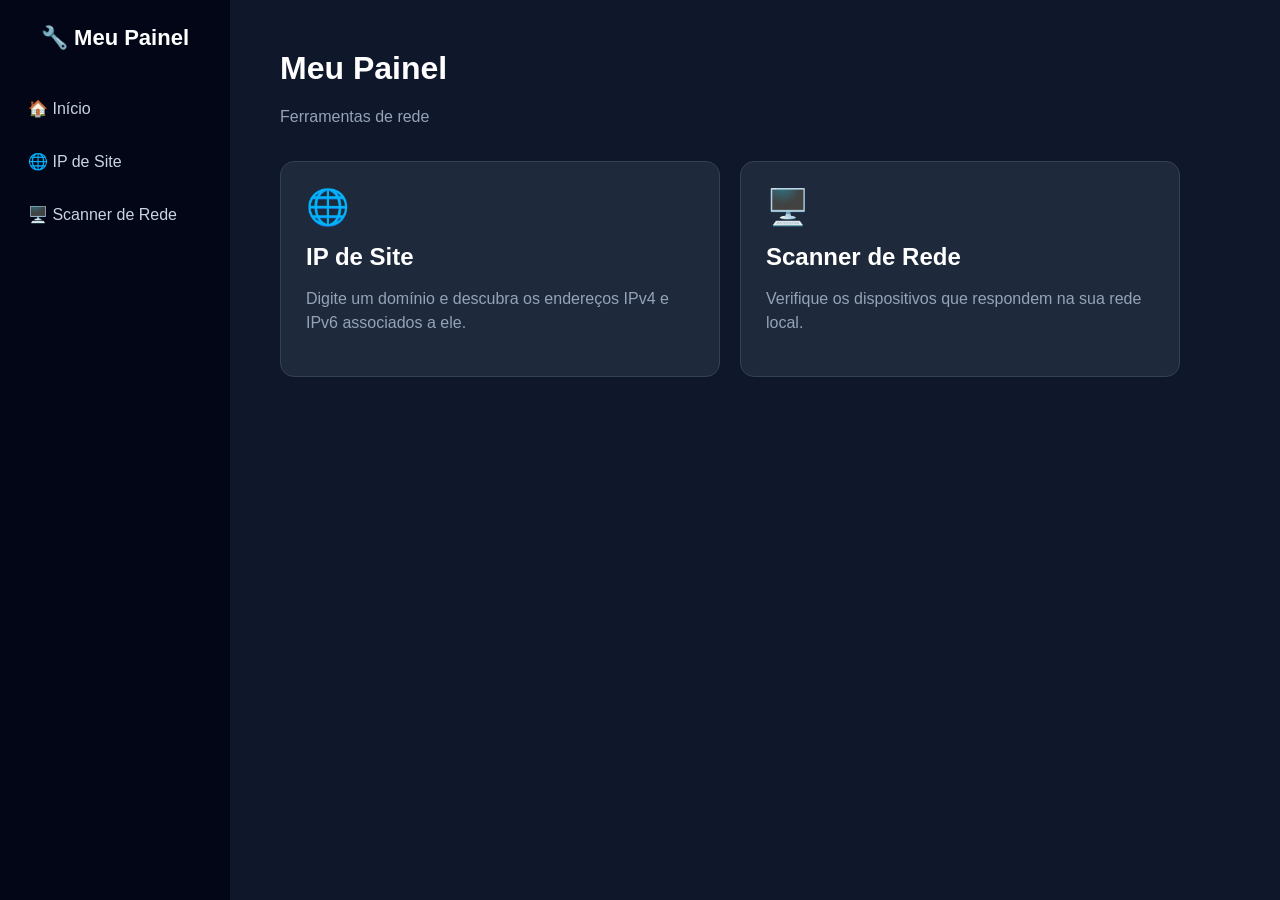
<file: Base/public/index.html>
<!DOCTYPE html>
<html lang="pt-BR">

<head>

<meta charset="UTF-8">

<meta
    name="viewport"
    content="width=device-width, initial-scale=1.0"
>

<title>Meu Painel</title>

<style>

* {
    box-sizing: border-box;
}

body {

    margin: 0;

    font-family: Arial, sans-serif;

    background: #0f172a;

    color: white;

    display: flex;

    min-height: 100vh;
}


/* MENU */

.sidebar {

    width: 230px;

    background: #020617;

    padding: 25px 15px;

    flex-shrink: 0;
}

.logo {

    font-size: 22px;

    font-weight: bold;

    margin-bottom: 35px;

    text-align: center;
}

.menu {

    display: flex;

    flex-direction: column;

    gap: 8px;
}

.menu a {

    text-decoration: none;

    color: #cbd5e1;

    padding: 13px;

    border-radius: 8px;

    transition: 0.2s;
}

.menu a:hover {

    background: #1e293b;

    color: white;
}


/* CONTEÚDO */

.content {

    flex: 1;

    padding: 50px;

    max-width: 1000px;
}

h1 {

    margin-top: 0;

    font-size: 32px;
}

.subtitle {

    color: #94a3b8;

    margin-bottom: 35px;
}


/* CARDS */

.cards {

    display: grid;

    grid-template-columns:
        repeat(auto-fit, minmax(220px, 1fr));

    gap: 20px;
}

.card {

    background: #1e293b;

    padding: 25px;

    border-radius: 14px;

    text-decoration: none;

    color: white;

    border: 1px solid #334155;

    transition: 0.2s;
}

.card:hover {

    transform: translateY(-3px);

    border-color: #3b82f6;
}

.icon {

    font-size: 35px;

    margin-bottom: 15px;
}

.card h2 {

    margin: 0 0 10px;
}

.card p {

    color: #94a3b8;

    line-height: 1.5;
}


/* MOBILE */

@media (max-width: 700px) {

    body {
        flex-direction: column;
    }

    .sidebar {

        width: 100%;

        padding: 15px;
    }

    .logo {

        margin-bottom: 15px;
    }

    .menu {

        flex-direction: row;

        justify-content: center;
    }

    .content {

        padding: 30px 20px;
    }

}

</style>

</head>


<body>


<aside class="sidebar">

    <div class="logo">
        🔧 Meu Painel
    </div>

    <nav class="menu">

        <a href="index.html">
            🏠 Início
        </a>

        <a href="ip.html">
            🌐 IP de Site
        </a>

        <a href="rede.html">
            🖥️ Scanner de Rede
        </a>

    </nav>

</aside>


<main class="content">

    <h1>Meu Painel</h1>

    <div class="subtitle">
        Ferramentas de rede
    </div>


    <div class="cards">


        <a class="card" href="ip.html">

            <div class="icon">
                🌐
            </div>

            <h2>IP de Site</h2>

            <p>
                Digite um domínio e descubra
                os endereços IPv4 e IPv6
                associados a ele.
            </p>

        </a>


        <a class="card" href="rede.html">

            <div class="icon">
                🖥️
            </div>

            <h2>Scanner de Rede</h2>

            <p>
                Verifique os dispositivos
                que respondem na sua rede
                local.
            </p>

        </a>


    </div>

</main>


</body>

</html>
</file>
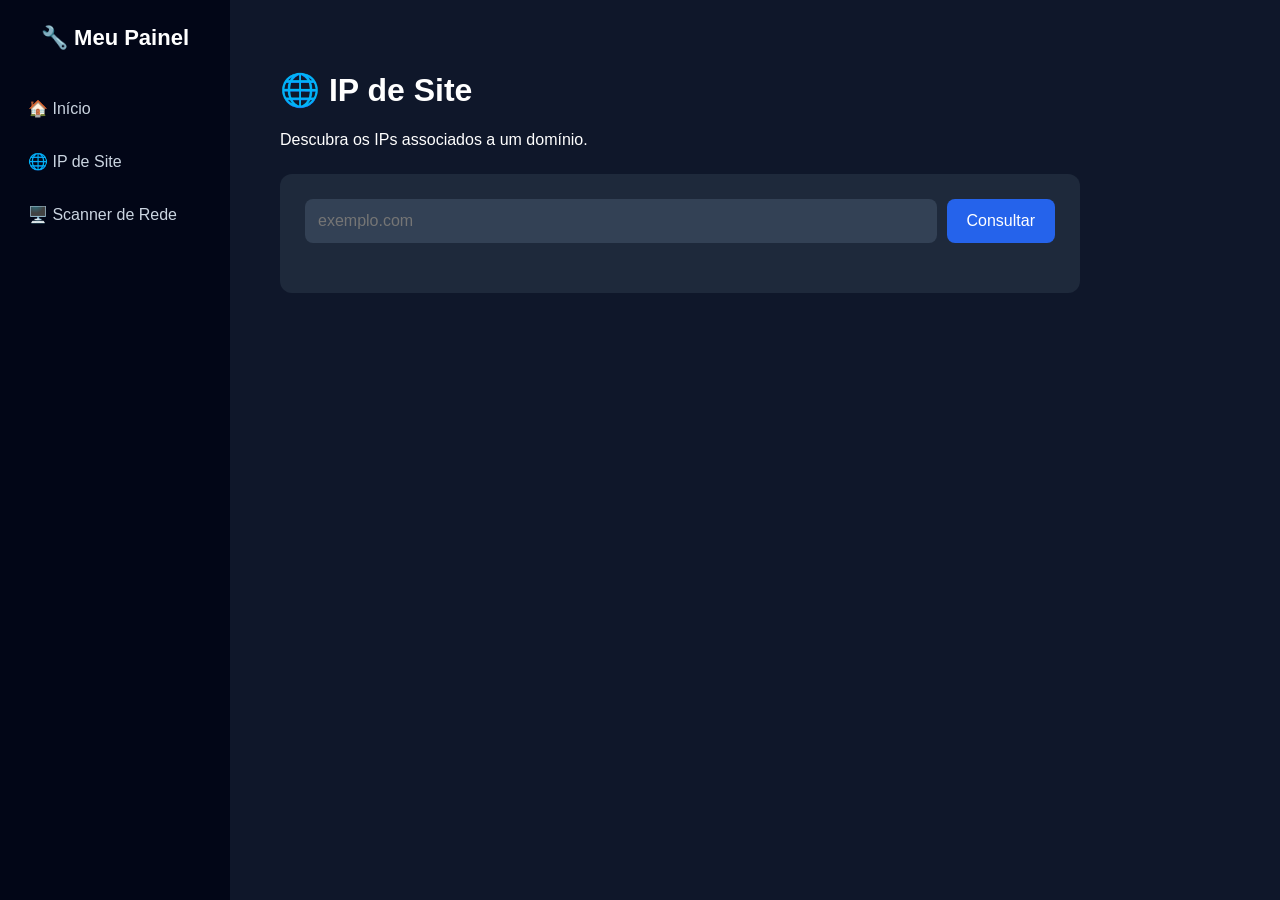
<file: Base/public/ip.html>
<!DOCTYPE html>
<html lang="pt-BR">

<head>

<meta charset="UTF-8">

<meta
    name="viewport"
    content="width=device-width, initial-scale=1.0"
>

<title>IP de Site</title>

<style>

* {
    box-sizing: border-box;
}

body {

    margin: 0;

    font-family: Arial, sans-serif;

    background: #0f172a;

    color: white;

    display: flex;

    min-height: 100vh;
}

.sidebar {

    width: 230px;

    background: #020617;

    padding: 25px 15px;
}

.logo {

    font-size: 22px;

    font-weight: bold;

    text-align: center;

    margin-bottom: 35px;
}

.menu {

    display: flex;

    flex-direction: column;

    gap: 8px;
}

.menu a {

    color: #cbd5e1;

    text-decoration: none;

    padding: 13px;

    border-radius: 8px;
}

.menu a:hover {

    background: #1e293b;

    color: white;
}

.content {

    flex: 1;

    padding: 50px;

    max-width: 900px;
}

.box {

    background: #1e293b;

    padding: 25px;

    border-radius: 12px;

    margin-top: 25px;
}

.form {

    display: flex;

    gap: 10px;
}

input {

    flex: 1;

    padding: 13px;

    border: 0;

    border-radius: 8px;

    background: #334155;

    color: white;

    font-size: 16px;

    outline: none;
}

button {

    padding: 13px 20px;

    border: 0;

    border-radius: 8px;

    background: #2563eb;

    color: white;

    cursor: pointer;

    font-size: 16px;
}

button:hover {

    background: #1d4ed8;
}

#result {

    margin-top: 25px;
}

.ip {

    font-family: monospace;

    background: #0f172a;

    padding: 10px;

    margin-top: 8px;

    border-radius: 6px;

    color: #60a5fa;
}

.title {

    color: #94a3b8;

    margin-top: 20px;
}

.error {

    color: #f87171;
}

@media (max-width: 700px) {

    body {
        flex-direction: column;
    }

    .sidebar {
        width: 100%;
    }

    .menu {
        flex-direction: row;
        justify-content: center;
    }

    .content {
        padding: 30px 20px;
    }

    .form {
        flex-direction: column;
    }

}

</style>

</head>


<body>


<aside class="sidebar">

<div class="logo">
    🔧 Meu Painel
</div>

<nav class="menu">

<a href="index.html">🏠 Início</a>

<a href="ip.html">🌐 IP de Site</a>

<a href="rede.html">🖥️ Scanner de Rede</a>

</nav>

</aside>


<main class="content">

<h1>🌐 IP de Site</h1>

<p>
Descubra os IPs associados a um domínio.
</p>


<div class="box">

<div class="form">

<input
    id="url"
    placeholder="exemplo.com"
>

<button onclick="lookup()">
    Consultar
</button>

</div>


<div id="result">
</div>

</div>

</main>


<script>

async function lookup() {

    const input =
        document.getElementById("url").value.trim();

    const result =
        document.getElementById("result");


    if (!input) {

        result.innerHTML =
            '<div class="error">Digite um domínio.</div>';

        return;
    }


    result.innerHTML =
        "Consultando...";


    try {

        const response =
            await fetch(
                "/api/lookup?url=" +
                encodeURIComponent(input)
            );


        const data =
            await response.json();


        if (!response.ok) {

            throw new Error(data.error);

        }


        let html = `
            <div>
                <strong>Domínio:</strong>
                ${data.hostname}
            </div>
        `;


        html += `
            <div class="title">
                IPv4
            </div>
        `;


        if (data.ipv4.length) {

            data.ipv4.forEach(ip => {

                html += `
                    <div class="ip">
                        ${ip}
                    </div>
                `;

            });

        } else {

            html += "Nenhum IPv4 encontrado.";

        }


        html += `
            <div class="title">
                IPv6
            </div>
        `;


        if (data.ipv6.length) {

            data.ipv6.forEach(ip => {

                html += `
                    <div class="ip">
                        ${ip}
                    </div>
                `;

            });

        } else {

            html += "Nenhum IPv6 encontrado.";

        }


        result.innerHTML = html;


    } catch (error) {

        result.innerHTML =
            `<div class="error">
                ${error.message}
            </div>`;

    }

}

</script>


</body>

</html>
</file>
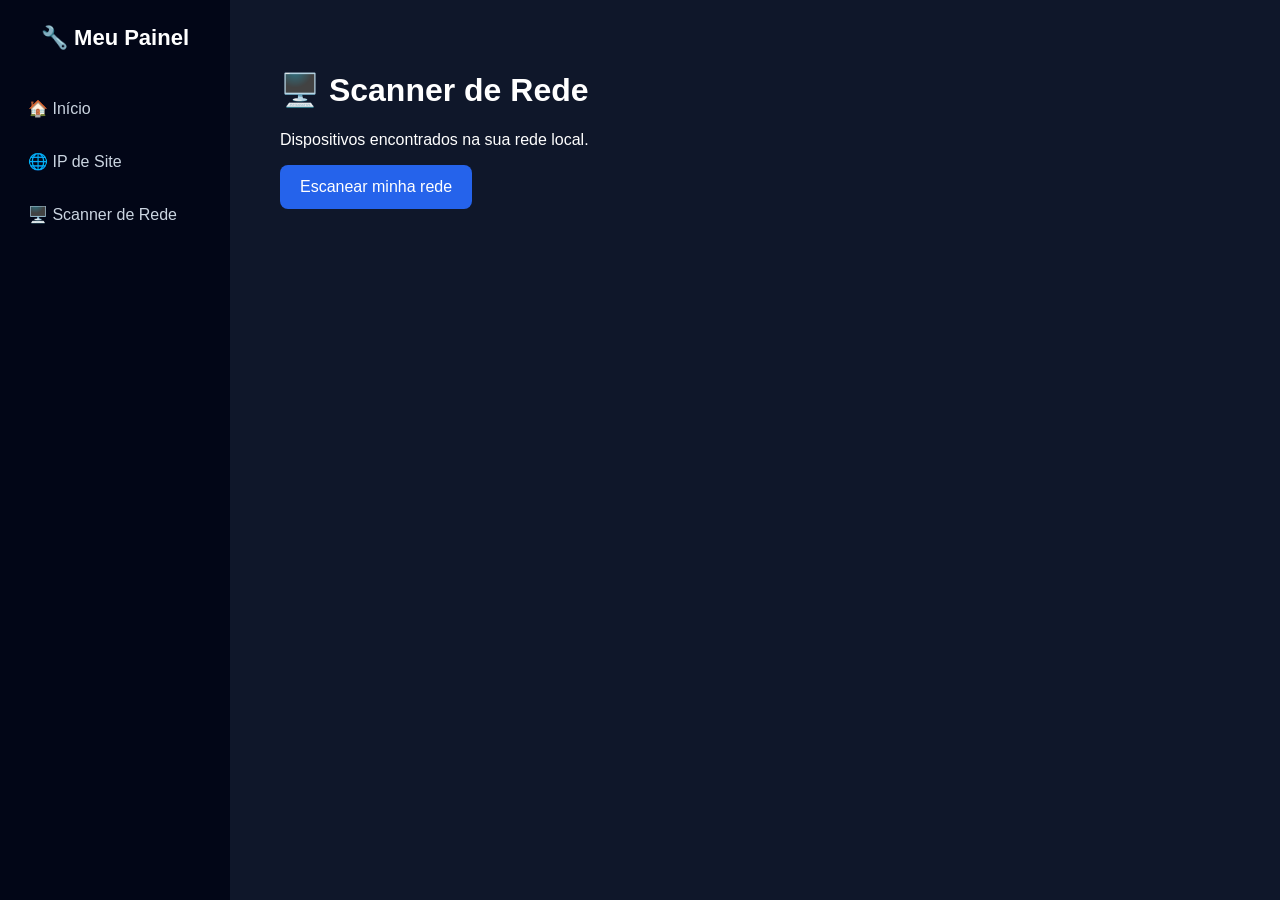
<file: Base/public/rede.html>
<!DOCTYPE html>
<html lang="pt-BR">

<head>

<meta charset="UTF-8">

<meta
    name="viewport"
    content="width=device-width, initial-scale=1.0"
>

<title>Scanner de Rede</title>

<style>

* {
    box-sizing: border-box;
}

body {

    margin: 0;

    font-family: Arial, sans-serif;

    background: #0f172a;

    color: white;

    display: flex;

    min-height: 100vh;
}

.sidebar {

    width: 230px;

    background: #020617;

    padding: 25px 15px;
}

.logo {

    font-size: 22px;

    font-weight: bold;

    text-align: center;

    margin-bottom: 35px;
}

.menu {

    display: flex;

    flex-direction: column;

    gap: 8px;
}

.menu a {

    color: #cbd5e1;

    text-decoration: none;

    padding: 13px;

    border-radius: 8px;
}

.menu a:hover {

    background: #1e293b;

    color: white;
}

.content {

    flex: 1;

    padding: 50px;

    max-width: 1000px;
}

button {

    padding: 13px 20px;

    border: 0;

    border-radius: 8px;

    background: #2563eb;

    color: white;

    cursor: pointer;

    font-size: 16px;
}

button:disabled {

    opacity: 0.5;

    cursor: wait;
}

#status {

    margin-top: 20px;

    color: #facc15;
}

.network {

    margin-top: 20px;

    padding: 18px;

    background: #1e293b;

    border-radius: 10px;
}

.device {

    margin-top: 10px;

    padding: 15px;

    background: #1e293b;

    border: 1px solid #334155;

    border-radius: 8px;

    display: flex;

    justify-content: space-between;
}

.ip {

    color: #60a5fa;

    font-family: monospace;

    font-size: 16px;
}

.hostname {

    color: #94a3b8;

    margin-top: 5px;
}

.badge {

    background: #16a34a;

    padding: 5px 9px;

    border-radius: 20px;

    font-size: 12px;
}

@media (max-width: 700px) {

    body {
        flex-direction: column;
    }

    .sidebar {
        width: 100%;
    }

    .menu {
        flex-direction: row;
        justify-content: center;
    }

    .content {
        padding: 30px 20px;
    }

}

</style>

</head>


<body>


<aside class="sidebar">

<div class="logo">
    🔧 Meu Painel
</div>

<nav class="menu">

<a href="index.html">🏠 Início</a>

<a href="ip.html">🌐 IP de Site</a>

<a href="rede.html">🖥️ Scanner de Rede</a>

</nav>

</aside>


<main class="content">

<h1>🖥️ Scanner de Rede</h1>

<p>
Dispositivos encontrados na sua rede local.
</p>


<button id="scanButton" onclick="scan()">
    Escanear minha rede
</button>


<div id="status"></div>

<div id="network"></div>

<div id="devices"></div>


</main>


<script>

async function scan() {

    const button =
        document.getElementById("scanButton");

    const status =
        document.getElementById("status");

    const network =
        document.getElementById("network");

    const devices =
        document.getElementById("devices");


    button.disabled = true;

    status.textContent =
        "Escaneando...";

    network.innerHTML = "";

    devices.innerHTML = "";


    try {

        const response =
            await fetch("/api/scan");


        const data =
            await response.json();


        if (!response.ok) {

            throw new Error(data.error);

        }


        status.textContent =
            data.devices.length +
            " dispositivo(s) encontrado(s).";


        network.innerHTML = `

            <div class="network">

                <strong>Seu IP:</strong>
                ${data.local_ip}

                <br><br>

                <strong>Rede:</strong>
                ${data.network}

            </div>

        `;


        data.devices.forEach(device => {

            const element =
                document.createElement("div");

            element.className =
                "device";


            element.innerHTML = `

                <div>

                    <div class="ip">
                        ${device.ip}
                    </div>

                    <div class="hostname">
                        ${
                            device.hostname ||
                            "Nome não identificado"
                        }
                    </div>

                </div>

                ${
                    device.local
                    ? '<div class="badge">ESTE PC</div>'
                    : ''
                }

            `;


            devices.appendChild(element);

        });


    } catch (error) {

        status.textContent =
            "Erro: " + error.message;

    }


    button.disabled = false;

}

</script>


</body>

</html>
</file>
